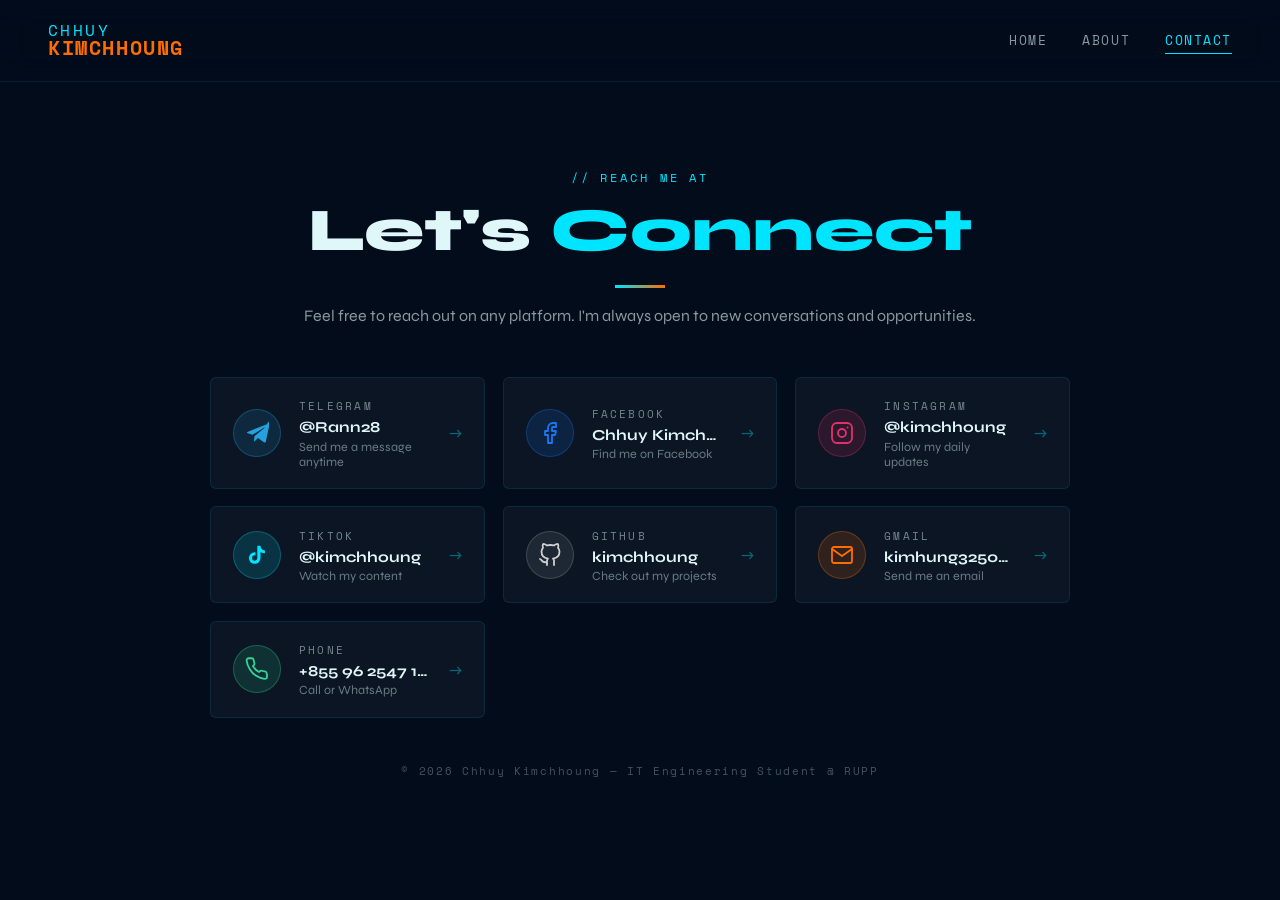
<file: contact.html>
<!DOCTYPE html>
<html lang="en">
<head>
  <meta charset="UTF-8"/>
  <meta name="viewport" content="width=device-width, initial-scale=1.0"/>
  <title>Contact – Kimchhoung</title>
  <link href="https://fonts.googleapis.com/css2?family=Space+Mono:wght@400;700&family=Syne:wght@400;700;800&display=swap" rel="stylesheet"/>
  <link rel="stylesheet" href="contact.css">
</head>
<body>

  <nav>
    <div class="nav-logo">
      <span class="first">CHHUY</span>
      <span class="last">KIMCHHOUNG</span>
    </div>
    <ul class="nav-links">
      <li><a href="index.html">Home</a></li>
      <li><a href="#">About</a></li>
      <li><a href="#" class="active">Contact</a></li>
    </ul>
  </nav>

  <main class="page">

    <div class="page-header">
      <p class="page-tag">// Reach me at</p>
      <h1 class="page-title">Let's <span>Connect</span></h1>
      <div class="divider"></div>
      <p class="page-sub">Feel free to reach out on any platform. I'm always open to new conversations and opportunities.</p>
    </div>

    <div class="contact-grid">

      <!-- Telegram -->
      <a class="contact-card" href="https://t.me/yourhandle" target="_blank" rel="noopener">
        <div class="card-icon ic-telegram">
          <svg width="24" height="24" viewBox="0 0 24 24" fill="none" xmlns="http://www.w3.org/2000/svg">
            <path d="M21.93 3.24L2.96 10.67c-1.32.53-1.31 1.27-.24 1.6l4.85 1.51 11.23-7.08c.53-.32 1.02-.15.62.21L9.43 15.2l-.4 5.12c.58 0 .84-.27 1.17-.59l2.8-2.73 5.82 4.3c1.07.59 1.84.29 2.11-.99l3.82-18c.39-1.56-.6-2.26-1.84-1.07z" fill="#24A1DE"/>
          </svg>
        </div>
        <div class="card-body">
          <div class="card-platform">Telegram</div>
          <div class="card-handle">@Rann28</div>
          <div class="card-desc">Send me a message anytime</div>
        </div>
        <span class="card-arrow">→</span>
      </a>

      <!-- Facebook -->
      <a class="contact-card" href="https://web.facebook.com/RANNz28/" target="_blank" rel="noopener">
        <div class="card-icon ic-facebook">
          <svg width="24" height="24" viewBox="0 0 24 24" fill="none" xmlns="http://www.w3.org/2000/svg">
            <path d="M18 2h-3a5 5 0 0 0-5 5v3H7v4h3v8h4v-8h3l1-4h-4V7a1 1 0 0 1 1-1h3z" stroke="#1877F2" stroke-width="1.8" stroke-linecap="round" stroke-linejoin="round"/>
          </svg>
        </div>
        <div class="card-body">
          <div class="card-platform">Facebook</div>
          <div class="card-handle">Chhuy Kimchhoung</div>
          <div class="card-desc">Find me on Facebook</div>
        </div>
        <span class="card-arrow">→</span>
      </a>

      <!-- Instagram -->
      <a class="contact-card" href="https://www.instagram.com/chhoung28/" target="_blank" rel="noopener">
        <div class="card-icon ic-instagram">
          <svg width="24" height="24" viewBox="0 0 24 24" fill="none" xmlns="http://www.w3.org/2000/svg">
            <rect x="2" y="2" width="20" height="20" rx="5" stroke="#E1306C" stroke-width="1.8"/>
            <circle cx="12" cy="12" r="4" stroke="#E1306C" stroke-width="1.8"/>
            <circle cx="17.5" cy="6.5" r="1" fill="#E1306C"/>
          </svg>
        </div>
        <div class="card-body">
          <div class="card-platform">Instagram</div>
          <div class="card-handle">@kimchhoung</div>
          <div class="card-desc">Follow my daily updates</div>
        </div>
        <span class="card-arrow">→</span>
      </a>

      <!-- TikTok -->
      <a class="contact-card" href="https://www.tiktok.com/@jay_28aa" target="_blank" rel="noopener">
        <div class="card-icon ic-tiktok">
          <svg width="22" height="22" viewBox="0 0 24 24" fill="none" xmlns="http://www.w3.org/2000/svg">
            <path d="M19.59 6.69a4.83 4.83 0 0 1-3.77-4.25V2h-3.45v13.67a2.89 2.89 0 0 1-2.88 2.5 2.89 2.89 0 0 1-2.89-2.89 2.89 2.89 0 0 1 2.89-2.89c.28 0 .54.04.79.1V9.01a6.32 6.32 0 0 0-.79-.05 6.34 6.34 0 0 0-6.34 6.34 6.34 6.34 0 0 0 6.34 6.34 6.34 6.34 0 0 0 6.33-6.34V8.69a8.18 8.18 0 0 0 4.78 1.52V6.78a4.85 4.85 0 0 1-1.01-.09z" fill="#00e5ff"/>
          </svg>
        </div>
        <div class="card-body">
          <div class="card-platform">TikTok</div>
          <div class="card-handle">@kimchhoung</div>
          <div class="card-desc">Watch my content</div>
        </div>
        <span class="card-arrow">→</span>
      </a>

      <!-- GitHub -->
      <a class="contact-card" href="https://github.com/yourhandle" target="_blank" rel="noopener">
        <div class="card-icon ic-github">
          <svg width="24" height="24" viewBox="0 0 24 24" fill="none" xmlns="http://www.w3.org/2000/svg">
            <path d="M9 19c-5 1.5-5-2.5-7-3m14 6v-3.87a3.37 3.37 0 0 0-.94-2.61c3.14-.35 6.44-1.54 6.44-7A5.44 5.44 0 0 0 20 4.77 5.07 5.07 0 0 0 19.91 1S18.73.65 16 2.48a13.38 13.38 0 0 0-7 0C6.27.65 5.09 1 5.09 1A5.07 5.07 0 0 0 5 4.77a5.44 5.44 0 0 0-1.5 3.78c0 5.42 3.3 6.61 6.44 7A3.37 3.37 0 0 0 9 18.13V22" stroke="#d0d0d0" stroke-width="1.8" stroke-linecap="round" stroke-linejoin="round"/>
          </svg>
        </div>
        <div class="card-body">
          <div class="card-platform">GitHub</div>
          <div class="card-handle">kimchhoung</div>
          <div class="card-desc">Check out my projects</div>
        </div>
        <span class="card-arrow">→</span>
      </a>

      

      <!-- Email -->
      <a class="contact-card" href="mailto:kimhung3250@gmail.com">
        <div class="card-icon ic-email">
          <svg width="24" height="24" viewBox="0 0 24 24" fill="none" xmlns="http://www.w3.org/2000/svg">
            <path d="M4 4h16c1.1 0 2 .9 2 2v12c0 1.1-.9 2-2 2H4c-1.1 0-2-.9-2-2V6c0-1.1.9-2 2-2z" stroke="#ff6d00" stroke-width="1.8" stroke-linecap="round" stroke-linejoin="round"/>
            <polyline points="22,6 12,13 2,6" stroke="#ff6d00" stroke-width="1.8" stroke-linecap="round" stroke-linejoin="round"/>
          </svg>
        </div>
        <div class="card-body">
          <div class="card-platform">Gmail</div>
          <div class="card-handle">kimhung3250@email.com</div>
          <div class="card-desc">Send me an email</div>
        </div>
        <span class="card-arrow">→</span>
      </a>

      <!-- Phone -->
      <a class="contact-card" href="tel:+85512345678">
        <div class="card-icon ic-phone">
          <svg width="24" height="24" viewBox="0 0 24 24" fill="none" xmlns="http://www.w3.org/2000/svg">
            <path d="M22 16.92v3a2 2 0 0 1-2.18 2 19.79 19.79 0 0 1-8.63-3.07A19.5 19.5 0 0 1 4.69 12a19.79 19.79 0 0 1-3.07-8.67A2 2 0 0 1 3.6 1.27h3a2 2 0 0 1 2 1.72c.13 1 .36 1.97.71 2.91a2 2 0 0 1-.45 2.11L7.91 9a16 16 0 0 0 6.09 6.09l.91-.91a2 2 0 0 1 2.11-.45c.94.35 1.91.58 2.91.71a2 2 0 0 1 1.73 2.02z" stroke="#34d399" stroke-width="1.8" stroke-linecap="round" stroke-linejoin="round"/>
          </svg>
        </div>
        <div class="card-body">
          <div class="card-platform">Phone</div>
          <div class="card-handle">+855 96 2547 198</div>
          <div class="card-desc">Call or WhatsApp</div>
        </div>
        <span class="card-arrow">→</span>
      </a>

    </div>

    <p class="footer-note">© 2026 Chhuy Kimchhoung — IT Engineering Student @ RUPP</p>
  </main>

</body>
</html>
</file>
<file: contact.css>
*, *::before, *::after { margin: 0; padding: 0; box-sizing: border-box; }

    :root {
      --cyan:   #00e5ff;
      --orange: #ff6d00;
      --dark:   #020c1b;
      --mid:    #0a2540;
      --light:  #e0f7fa;
      --glass:  rgba(255,255,255,0.04);
      --glass2: rgba(255,255,255,0.07);
    }

    html, body { height: 100%; font-family: 'Syne', sans-serif; background: var(--dark); color: var(--light); overflow-x: hidden; }

    body::before {
      content: '';
      position: fixed; inset: 0;
      background:
        radial-gradient(ellipse 80% 60% at 10% 20%, #003d6640 0%, transparent 60%),
        radial-gradient(ellipse 60% 50% at 90% 80%, #005f7340 0%, transparent 60%),
        linear-gradient(160deg, #020c1b 0%, #0a2540 50%, #003d66 100%);
      z-index: -2;
    }
    body::after {
      content: '';
      position: fixed; inset: 0;
      background-image: radial-gradient(circle, rgba(0,229,255,0.06) 1px, transparent 1px);
      background-size: 40px 40px;
      z-index: -1;
      animation: gridDrift 20s linear infinite;
    }
    @keyframes gridDrift { to { background-position: 40px 40px; } }

    /* NAV */
    nav {
      position: fixed; top: 0; left: 0; right: 0;
      display: flex; justify-content: space-between; align-items: center;
      padding: 1.4rem 3rem;
      background: rgba(2,12,27,0.65);
      backdrop-filter: blur(14px);
      border-bottom: 1px solid rgba(0,229,255,0.1);
      z-index: 100;
    }
    .nav-logo { display: flex; flex-direction: column; line-height: 1; font-family: 'Space Mono', monospace; }
    .nav-logo .first { font-size: 1rem; color: var(--cyan); letter-spacing: 0.15em; }
    .nav-logo .last  { font-size: 1.25rem; font-weight: 700; color: var(--orange); letter-spacing: 0.08em; }
    .nav-links { display: flex; gap: 2.2rem; list-style: none; }
    .nav-links a {
      text-decoration: none; color: var(--light);
      font-family: 'Space Mono', monospace; font-size: 0.8rem;
      letter-spacing: 0.12em; text-transform: uppercase; opacity: 0.6;
      transition: opacity 0.25s, color 0.25s; position: relative;
    }
    .nav-links a.active { opacity: 1; color: var(--cyan); }
    .nav-links a::after {
      content: ''; position: absolute; bottom: -4px; left: 0;
      width: 0; height: 1px; background: var(--cyan); transition: width 0.3s;
    }
    .nav-links a:hover { opacity: 1; color: var(--cyan); }
    .nav-links a:hover::after, .nav-links a.active::after { width: 100%; }

    /* PAGE */
    .page {
      min-height: 100vh;
      display: flex; flex-direction: column; align-items: center; justify-content: center;
      padding: 6rem 2rem 3rem;
    }

    /* HEADER */
    .page-header { text-align: center; margin-bottom: 3rem; }
    .page-tag {
      font-family: 'Space Mono', monospace; font-size: 0.72rem;
      letter-spacing: 0.25em; color: var(--cyan); text-transform: uppercase;
      margin-bottom: 0.8rem;
      opacity: 0; animation: fadeUp 0.6s 0.2s forwards;
    }
    .page-title {
      font-size: clamp(2.2rem, 6vw, 3.8rem); font-weight: 800; line-height: 1.1;
      opacity: 0; animation: fadeUp 0.6s 0.4s forwards;
    }
    .page-title span { color: var(--cyan); }
    .page-sub {
      margin-top: 0.9rem; font-size: 1rem;
      color: rgba(224,247,250,0.6); max-width: 800px; line-height: 1.7;
      opacity: 0; animation: fadeUp 0.6s 0.6s forwards;
    }

    /* DIVIDER */
    .divider {
      width: 50px; height: 3px; margin: 1.2rem auto 0;
      background: linear-gradient(90deg, var(--cyan), var(--orange));
      opacity: 0; animation: fadeUp 0.6s 0.5s forwards;
    }

    /* CONTACT GRID */
    .contact-grid {
      display: grid;
      grid-template-columns: repeat(auto-fit, minmax(240px, 1fr));
      gap: 1.1rem;
      width: 100%; max-width: 860px;
      opacity: 0; animation: fadeUp 0.7s 0.8s forwards;
    }

    .contact-card {
      display: flex; align-items: center; gap: 1.1rem;
      background: var(--glass);
      border: 1px solid rgba(0,229,255,0.1);
      border-radius: 6px;
      padding: 1.2rem 1.4rem;
      text-decoration: none; color: inherit;
      transition: background 0.3s, border-color 0.3s, transform 0.3s;
      cursor: pointer;
      position: relative; overflow: hidden;
    }
    .contact-card::before {
      content: ''; position: absolute; inset: 0;
      background: linear-gradient(120deg, transparent 60%, rgba(0,229,255,0.04));
      opacity: 0; transition: opacity 0.3s;
    }
    .contact-card:hover { background: var(--glass2); border-color: rgba(0,229,255,0.4); transform: translateY(-3px); }
    .contact-card:hover::before { opacity: 1; }

    .card-icon {
      width: 48px; height: 48px; border-radius: 50%;
      display: flex; align-items: center; justify-content: center;
      flex-shrink: 0; font-size: 1.4rem;
      border: 1px solid rgba(255,255,255,0.1);
    }

    .card-body { min-width: 0; }
    .card-platform {
      font-family: 'Space Mono', monospace; font-size: 0.7rem;
      letter-spacing: 0.2em; text-transform: uppercase;
      color: rgba(224,247,250,0.5); margin-bottom: 0.25rem;
    }
    .card-handle {
      font-size: 0.95rem; font-weight: 700;
      white-space: nowrap; overflow: hidden; text-overflow: ellipsis;
    }
    .card-desc { font-size: 0.78rem; color: rgba(224,247,250,0.45); margin-top: 0.15rem; }

    .card-arrow {
      margin-left: auto; flex-shrink: 0;
      font-size: 1rem; color: rgba(0,229,255,0.4);
      transition: transform 0.3s, color 0.3s;
    }
    .contact-card:hover .card-arrow { transform: translateX(4px); color: var(--cyan); }

    /* PLATFORM COLORS */
    .ic-telegram  { background: rgba(36,161,222,0.15); border-color: rgba(36,161,222,0.3); }
    .ic-facebook  { background: rgba(24,119,242,0.15); border-color: rgba(24,119,242,0.3); }
    .ic-instagram { background: rgba(225,48,108,0.15); border-color: rgba(225,48,108,0.3); }
    .ic-tiktok    { background: rgba(0,229,255,0.15);  border-color: rgba(0,229,255,0.25); }
    .ic-github    { background: rgba(200,200,200,0.1); border-color: rgba(200,200,200,0.2); }
    .ic-linkedin  { background: rgba(10,102,194,0.15); border-color: rgba(10,102,194,0.3); }
    .ic-email     { background: rgba(255,109,0,0.15);  border-color: rgba(255,109,0,0.3);  }
    .ic-phone     { background: rgba(52,211,153,0.15); border-color: rgba(52,211,153,0.3); }

    /* ANIMATIONS */
    @keyframes fadeUp {
      from { opacity: 0; transform: translateY(22px); }
      to   { opacity: 1; transform: translateY(0); }
    }

    /* FOOTER NOTE */
    .footer-note {
      margin-top: 2.8rem; font-family: 'Space Mono', monospace;
      font-size: 0.7rem; letter-spacing: 0.15em;
      color: rgba(224,247,250,0.3); text-align: center;
      opacity: 0; animation: fadeUp 0.6s 1.2s forwards;
    }

    @media (max-width: 600px) {
      nav { padding: 1rem 1.2rem; }
      .page { padding: 5.5rem 1rem 3rem; }
      .contact-grid { grid-template-columns: 1fr; }
    }
</file>
